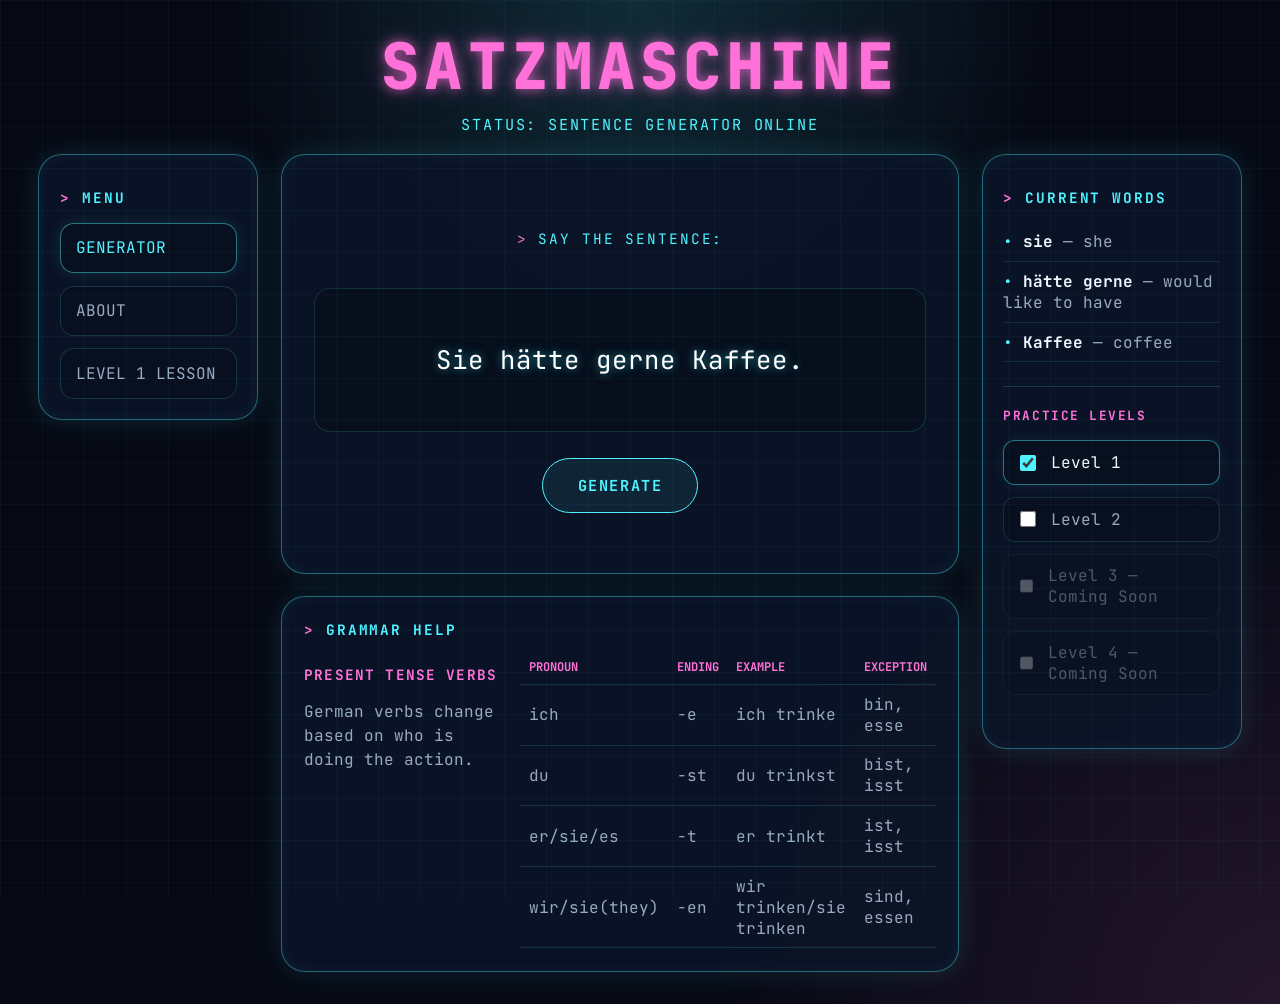
<file: web/index.html>
<!doctype html>
<html lang="en">
<head>
  <meta charset="UTF-8">
  <meta name="viewport" content="width=device-width, initial-scale=1.0">

  <link rel="preconnect" href="https://fonts.googleapis.com">
  <link rel="preconnect" href="https://fonts.gstatic.com" crossorigin>

  <link href="https://fonts.googleapis.com/css2?family=JetBrains+Mono:wght@400;600;700;800&display=swap" rel="stylesheet">

  <title>Satzmaschine</title>
  <link rel="stylesheet" href="style.css">
  
</head>

<body>
  <main class="app">

    <header class="top-header">
      <h1>Satzmaschine</h1>
      <p class="subtitle">STATUS: SENTENCE GENERATOR ONLINE</p>
    </header>

    <section class="dashboard">

      <aside class="side-card menu-card">
        <h2>Menu</h2>

        <nav class="level-menu">
          <a class="active" href="index.html">GENERATOR</a>
          <a href="about.html">ABOUT</a>
          <a href="level1.html">LEVEL 1 LESSON</a>
        </nav>
      </aside>

      <section class="center-stack">
        <section class="generator neon-card">
          <p class="label">Say the sentence:</p>

          <p id="sentence" class="sentence">
            Loading...
          </p>

          <button id="generateButton">
            Generate
          </button>
        </section>

        <section class="cheat-card neon-card">
          <h2>Grammar Help</h2>

          <div class="cheat-content">
            <div>
              <h3>Present tense verbs</h3>
              <p>German verbs change based on who is doing the action.</p>
            </div>

            <table>
              <tr>
                <th>Pronoun</th>
                <th>Ending</th>
                <th>Example</th>
                <th>Exception</th>
              </tr>
              <tr>
                <td>ich</td>
                <td>-e</td>
                <td>ich trinke</td>
                <td>bin, esse</td>
              </tr>
              <tr>
                <td>du</td>
                <td>-st</td>
                <td>du trinkst</td>
                <td>bist, isst</td>
              </tr>
              <tr>
                <td>er/sie/es</td>
                <td>-t</td>
                <td>er trinkt</td>
                <td>ist, isst</td>
              </tr>
              <tr>
                <td>wir/sie(they)</td>
                <td>-en</td>
                <td>wir trinken/sie trinken</td>
                <td>sind, essen</td>
              </tr>
            </table>
          </div>
        </section>
      </section>

      <aside class="side-card word-card">
        <h2>Current Words</h2>
        <ul id="currentWords"></ul>

        <div class="level-selector">
          <h3>Practice Levels</h3>

          <label class="level-option">
            <input
              type="checkbox"
              class="level-checkbox"
              value="1"
              checked
            >
            <span>Level 1</span>
          </label>

          <label class="level-option">
            <input
              type="checkbox"
              class="level-checkbox"
              value="2"
            >
            <span>Level 2</span>
          </label>

          <label class="level-option">
            <input
              type="checkbox"
              class="level-checkbox"
              value="3"
              disabled
            >
            <span>Level 3 — Coming Soon</span>
          </label>

          <label class="level-option">
            <input
              type="checkbox"
              class="level-checkbox"
              value="4"
              disabled
            >
            <span>Level 4 — Coming Soon</span>
          </label>

          <p id="levelMessage" class="level-message"></p>
        </div>
      </aside>

    </section>

  </main>

  <script src="satzmaschine.js"></script>
  <script src="app.js"></script>
</body>
</html>
</file>
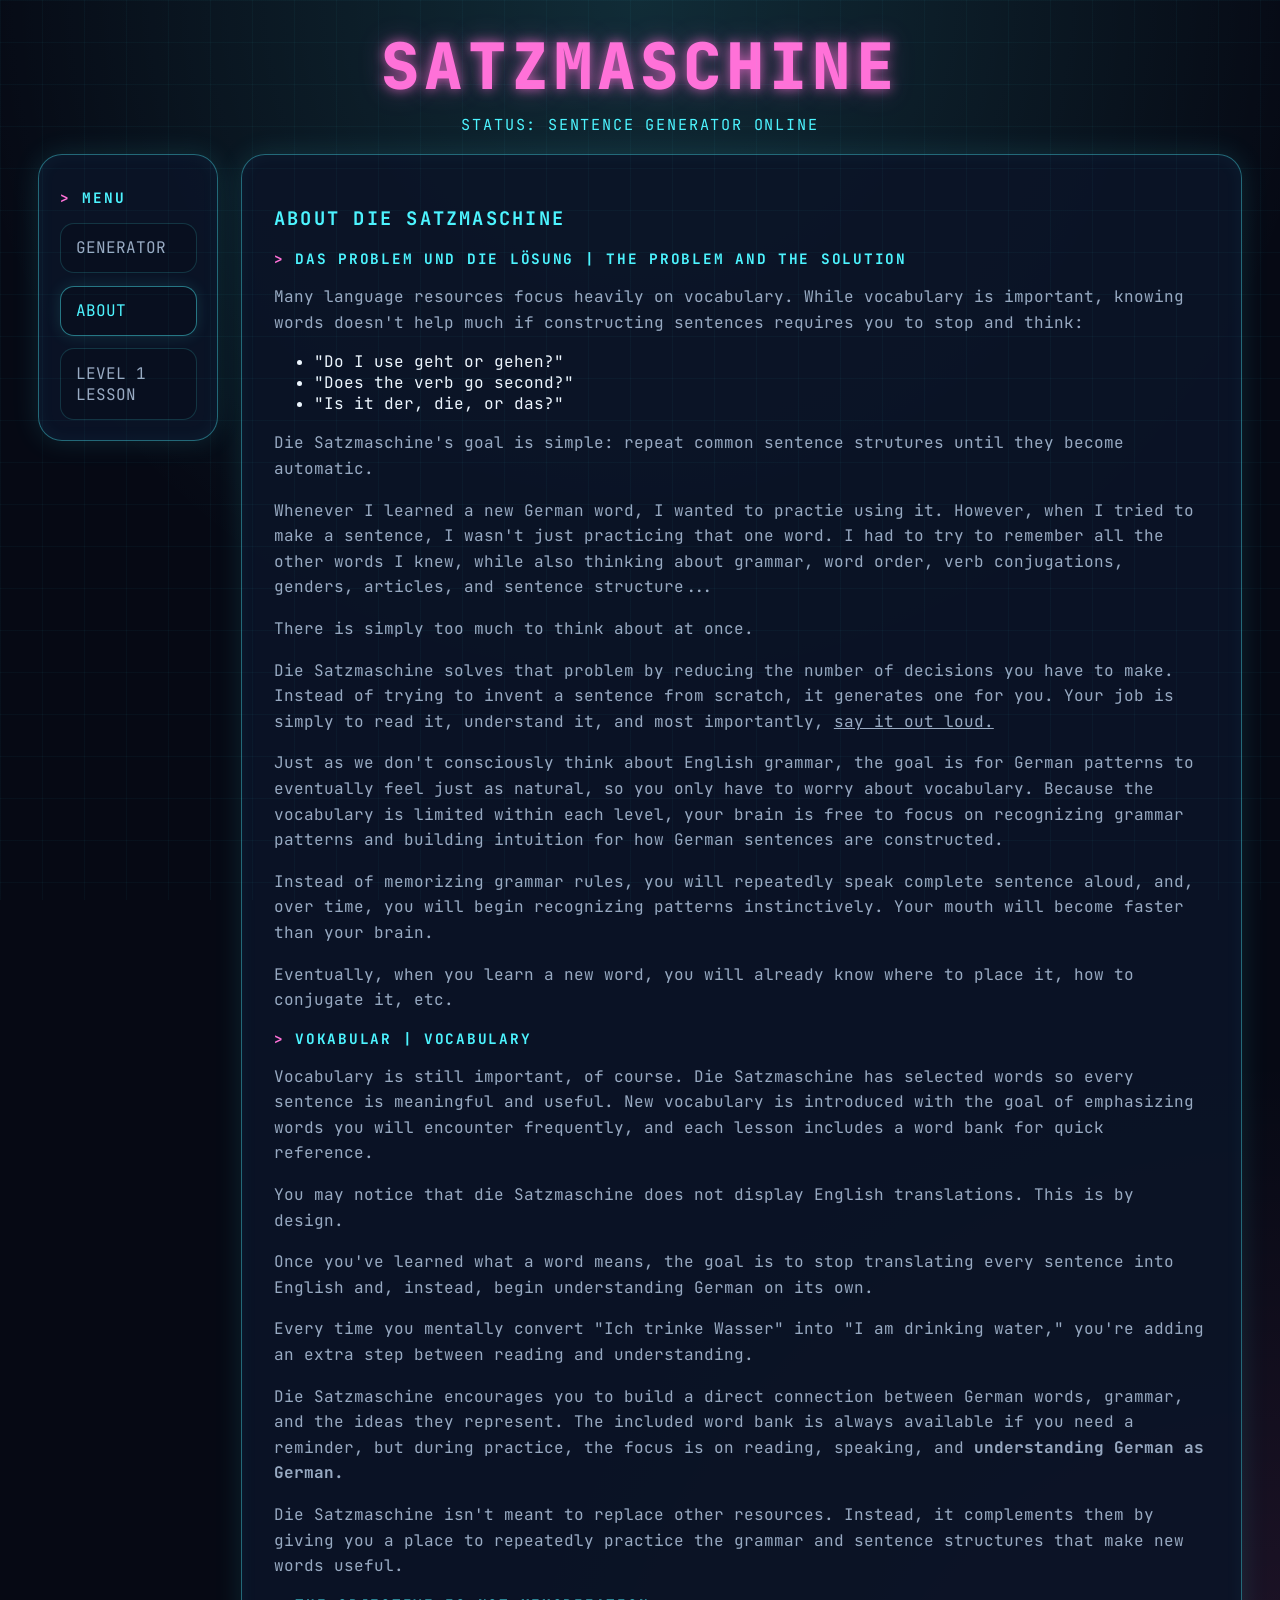
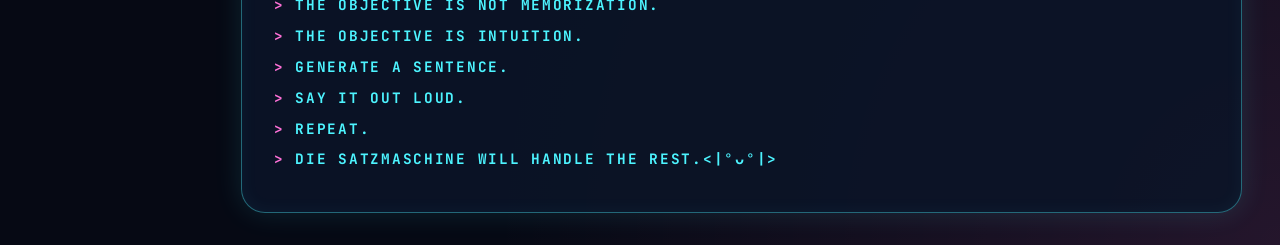
<file: web/about.html>
<!doctype html>
<html lang="en">
<head>
  <meta charset="UTF-8">
  <meta name="viewport" content="width=device-width, initial-scale=1.0">

  <link rel="preconnect" href="https://fonts.googleapis.com">
  <link rel="preconnect" href="https://fonts.gstatic.com" crossorigin>

  <link href="https://fonts.googleapis.com/css2?family=JetBrains+Mono:wght@400;600;700;800&display=swap" rel="stylesheet">

  <title>Satzmaschine</title>
  <link rel="stylesheet" href="style.css">
  
</head>

<body>
    <main class="app">

        <header class="top-header">
            <h1>Satzmaschine</h1>
            <p class="subtitle">STATUS: SENTENCE GENERATOR ONLINE</p>
        </header>

        <section class="dashboard lesson-dashboard">

            <aside class="side-card menu-card">
                <h2>Menu</h2>

                <nav class="level-menu">
                <a href="index.html">GENERATOR</a>
                <a class="active" href="about.html">ABOUT</a>
                <a href="level1.html">LEVEL 1 LESSON</a>
                </nav>
            </aside>

            <section class="neon-card lesson-card">
                <h3>About Die Satzmaschine</h2>
                <h2>Das Problem und die Lösung | The Problem and the Solution</h2>
                <p>
                Many language resources focus heavily on vocabulary. While vocabulary is important, knowing words doesn't help much if constructing 
                sentences requires you to stop and think: 
                </p>
                <ul>
                    <li>"Do I use geht or gehen?"</li>
                    <li>"Does the verb go second?"</li>
                    <li>"Is it der, die, or das?"</li>
                </ul>

                <p>Die Satzmaschine's goal is simple: repeat common sentence strutures until they become automatic.</p>

                <p>Whenever I learned a new German word, I wanted to practie using it. However, when I tried to make a sentence, 
                    I wasn't just practicing that one word. I had to try to remember all the other words I knew, while also thinking 
                    about grammar, word order, verb conjugations, genders, articles, and sentence structure...
                </p>

                <p>There is simply too much to think about at once.</p>

                <p>Die Satzmaschine solves that problem by reducing the number of decisions you have to make. Instead of trying to 
                    invent a sentence from scratch, it generates one for you. Your job is simply to read it, understand it, and most 
                    importantly, <u>say it out loud.</u>
                </p>

                <p>Just as we don't consciously think about English grammar, the goal is for German patterns to eventually feel just as 
                    natural, so you only have to worry about vocabulary. Because the vocabulary is limited within each level, your brain is 
                    free to focus on recognizing grammar patterns and building intuition for how German sentences are constructed.
                </p>
                <p>Instead of memorizing grammar rules, you will repeatedly speak complete sentence aloud, and, over time, you will 
                    begin recognizing patterns instinctively. Your mouth will become faster than your brain. 
                </p>

                <p>Eventually, when you learn a new word, you will already know where to place it, how to conjugate it, etc.</p>
                <h2>Vokabular | Vocabulary</h2>
                <p>Vocabulary is still important, of course. Die Satzmaschine has selected words so every sentence is meaningful and useful. 
                    New vocabulary is introduced with the goal of emphasizing words you will encounter frequently, and each lesson includes a word 
                    bank for quick reference.
                </p>

                <p>You may notice that die Satzmaschine does not display English translations. This is by design.</p>
                <p>Once you've learned what a word means, the goal is to stop translating every sentence into English and, instead, begin understanding 
                    German on its own. 
                </p>
                <p>Every time you mentally convert "Ich trinke Wasser" into "I am drinking water," you're adding an extra step between reading and 
                    understanding.
                </p>
                <p>Die Satzmaschine encourages you to build a direct connection between German words, grammar, and the ideas they represent. The 
                    included word bank is always available if you need a reminder, but during practice, the focus is on reading, speaking, 
                and <b>understanding German as German.</b> </p>

                <p>Die Satzmaschine isn't meant to replace other resources. Instead, it complements them by giving you a place to repeatedly practice 
                    the grammar and sentence structures that make new words useful.
                </p>

                <h2>The objective is not memorization.</h2>
                <h2>The objective is intuition.</h2>
                <h2>Generate a sentence.</h2>
                <h2>Say it out loud.</h2>
                <h2>Repeat.</h2>
                <h2>Die Satzmaschine will handle the rest.<|°ᴗ°|></h2>
            </section>
        </section>
    </main>
</body>
</html>
</file>
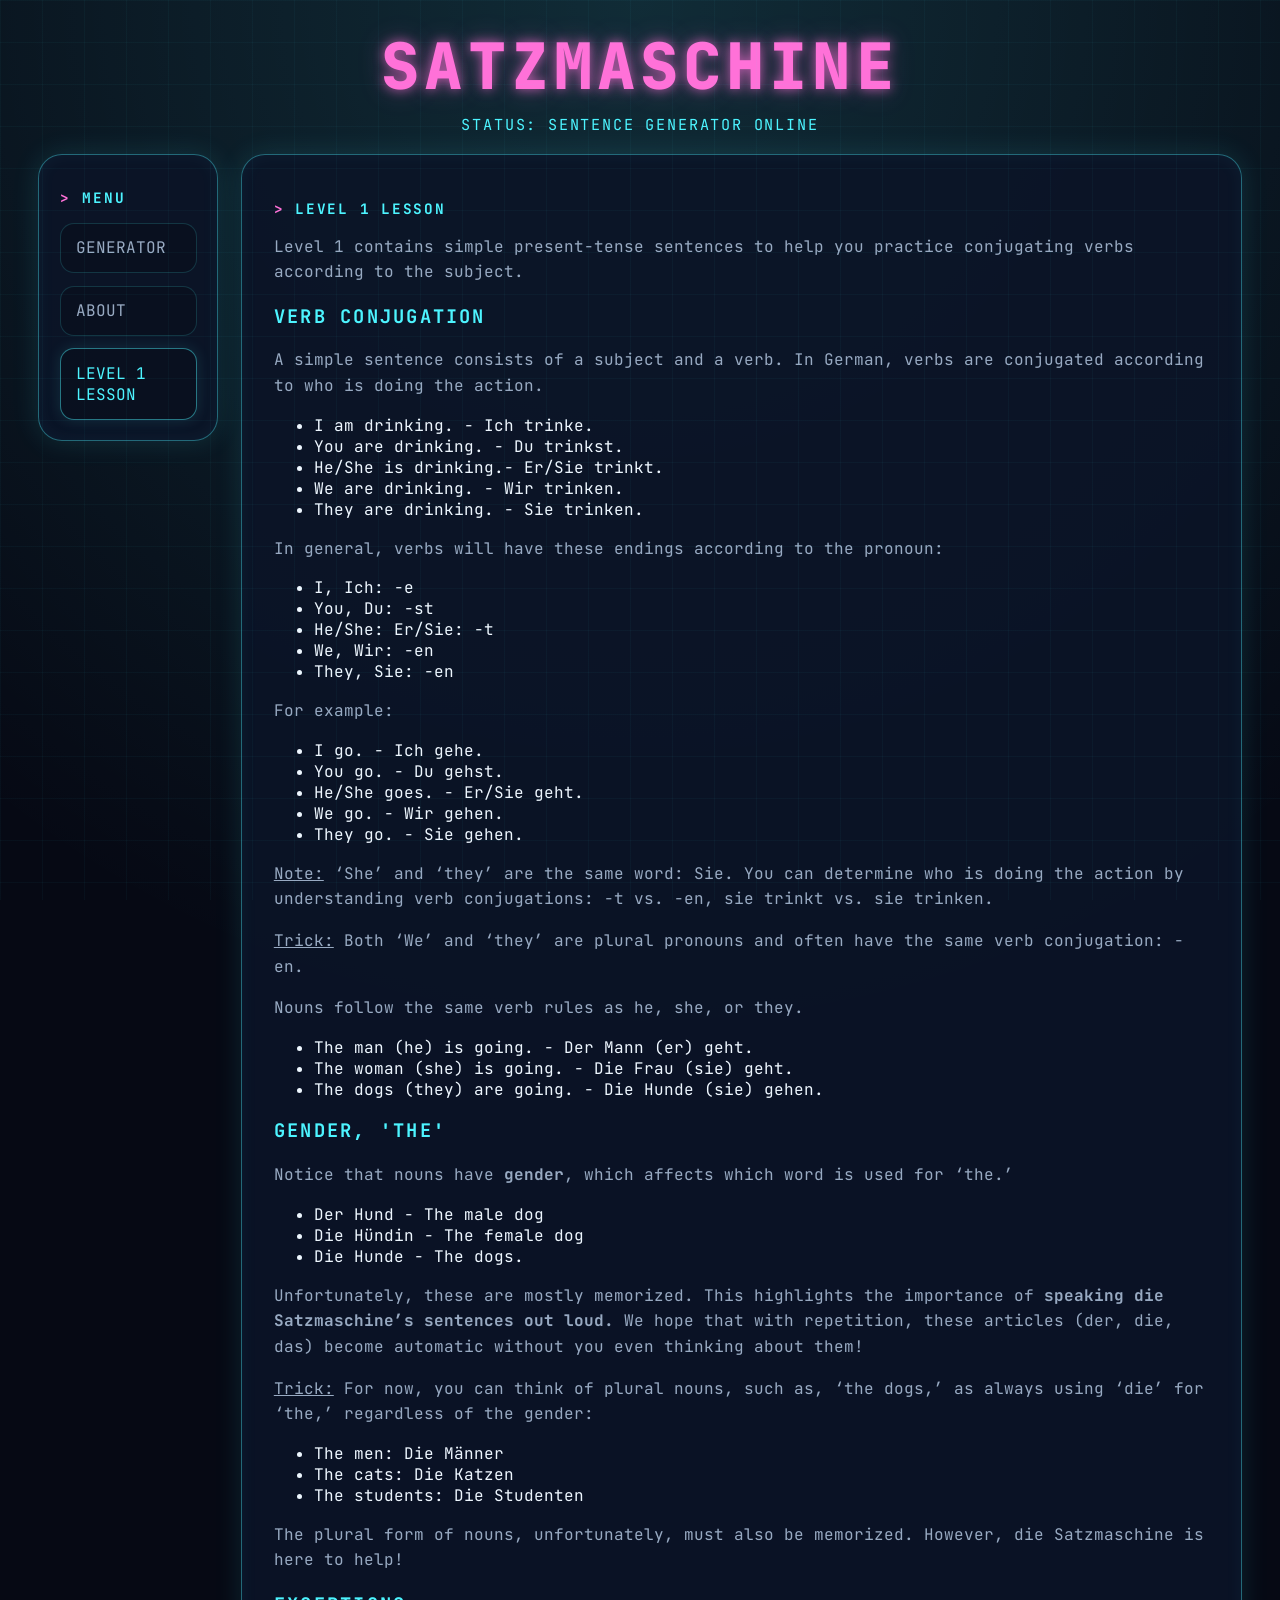
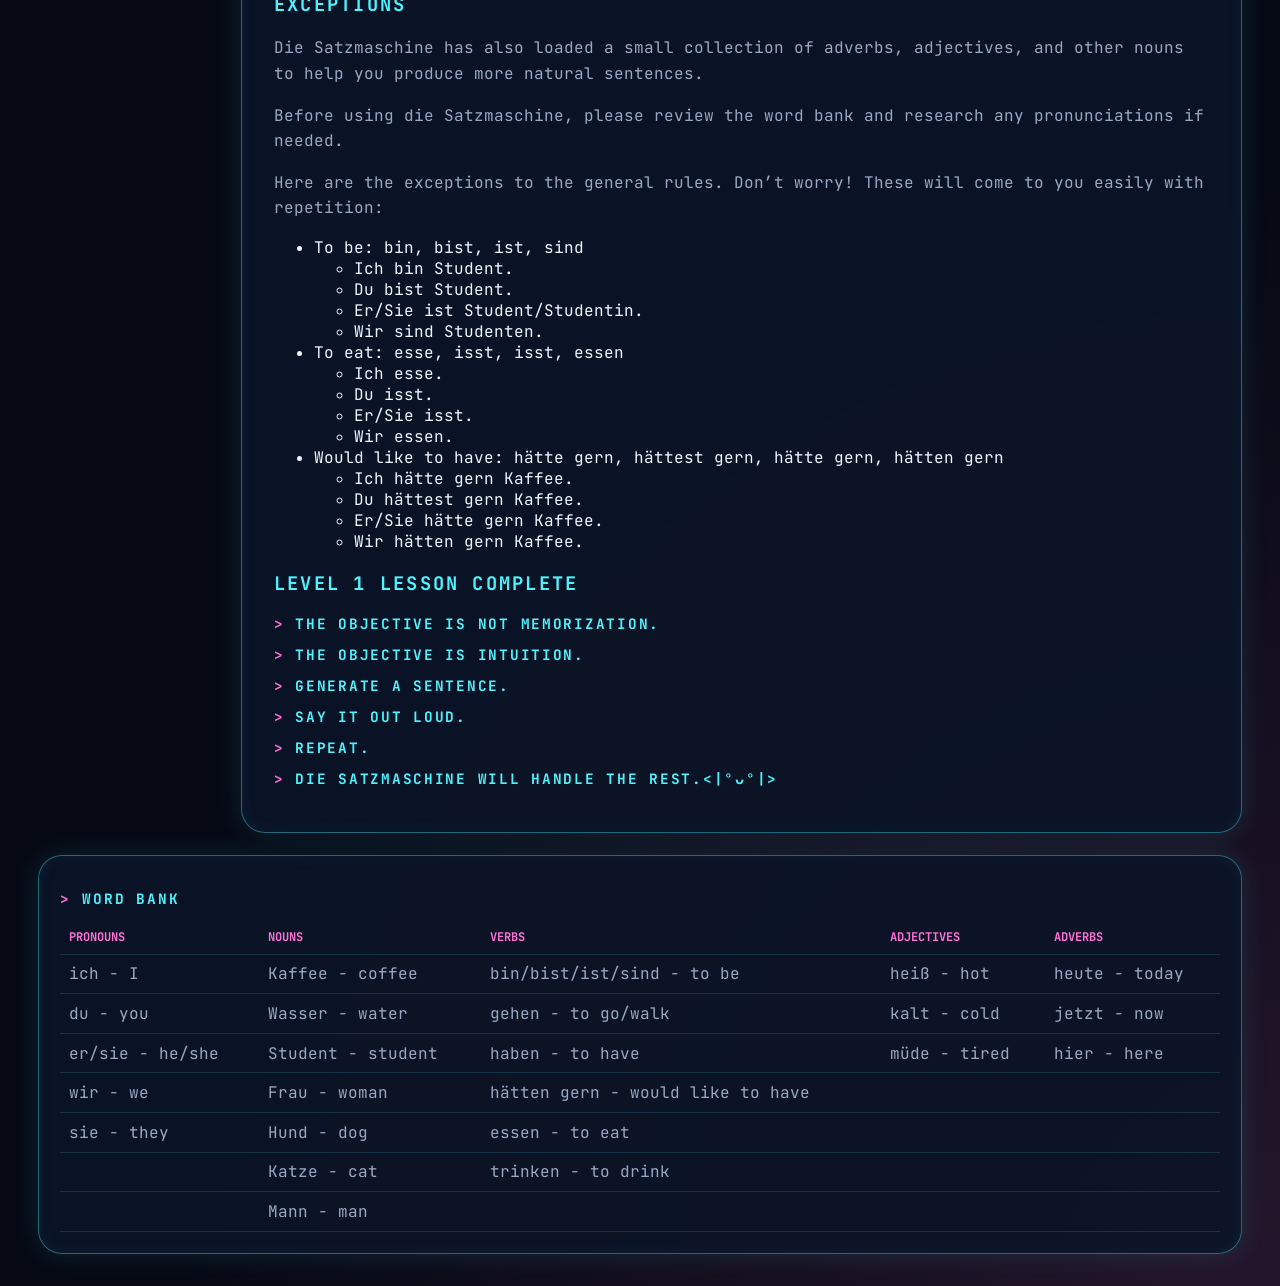
<file: web/level1.html>
<!doctype html>
<html lang="en">
<head>
  <meta charset="UTF-8">
  <meta name="viewport" content="width=device-width, initial-scale=1.0">

  <link rel="preconnect" href="https://fonts.googleapis.com">
  <link rel="preconnect" href="https://fonts.gstatic.com" crossorigin>

  <link href="https://fonts.googleapis.com/css2?family=JetBrains+Mono:wght@400;600;700;800&display=swap" rel="stylesheet">

  <title>Satzmaschine</title>
  <link rel="stylesheet" href="style.css">
  
</head>

<body>
    <main class="app">

        <header class="top-header">
            <h1>Satzmaschine</h1>
            <p class="subtitle">STATUS: SENTENCE GENERATOR ONLINE</p>
        </header>

        <section class="dashboard lesson-dashboard">

            <aside class="side-card menu-card">
                <h2>Menu</h2>

                <nav class="level-menu">
                <a href="index.html">GENERATOR</a>
                <a href="about.html">ABOUT</a>
                <a class="active" href="level1.html">LEVEL 1 LESSON</a>
                </nav>
            </aside>

            <section class="neon-card lesson-card">
                <h2>Level 1 Lesson</h2>
                <p>
                Level 1 contains simple present-tense sentences to help you practice conjugating verbs according to the subject. 
                </p>

                <h3>VERB CONJUGATION</h3>
                <p>A simple sentence consists of a subject and a verb. In German, verbs are conjugated according to who is doing the action.</p>
                
                <ul>
                    <li>I am drinking. - Ich trinke.</li>
                    <li>You are drinking. - Du trinkst.</li>
                    <li>He/She is drinking.- Er/Sie trinkt.</li>
                    <li>We are drinking. - Wir trinken.</li>
                    <li>They are drinking. - Sie trinken.</li>
                </ul>

                <p>In general, verbs will have these endings according to the pronoun:</p>
                <ul>
                    <li>I, Ich: -e</li>
                    <li>You, Du: -st</li>
                    <li>He/She: Er/Sie: -t</li>
                    <li>We, Wir: -en</li>
                    <li>They, Sie: -en</li>
                </ul>

                <p>For example:</p>
                <ul>
                    <li>I go. - Ich gehe. </li>
                    <li>You go. - Du gehst. </li>
                    <li>He/She goes. - Er/Sie geht.</li>
                    <li>We go. - Wir gehen.</li>
                    <li>They go. - Sie gehen. </li>
                </ul>

                <p><u>Note:</u> ‘She’ and ‘they’ are the same word: Sie. You can determine who is doing the action by understanding verb conjugations: -t vs. -en, sie trinkt vs. sie trinken.</p>
                <p><u>Trick:</u> Both ‘We’ and ‘they’ are plural pronouns and often have the same verb conjugation: -en.</p>

                <p>Nouns follow the same verb rules as he, she, or they.</p>
                <ul>
                    <li>The man (he) is going. - Der Mann (er) geht. </li>
                    <li>The woman (she) is going. - Die Frau (sie) geht.</li>
                    <li>The dogs (they) are going. - Die Hunde (sie) gehen.</li>
                </ul>

                <h3>GENDER, 'THE'</h3>
                <p>Notice that nouns have <b>gender</b>, which affects which word is used for ‘the.’</p>
                <ul>
                    <li>Der Hund - The male dog </li>
                    <li>Die Hündin - The female dog</li>
                    <li>Die Hunde - The dogs.</li>
                </ul>
                <p>Unfortunately, these are mostly memorized. This highlights the importance of <b>speaking die Satzmaschine’s sentences out loud.</b> We hope that with repetition, these articles (der, die, das) become automatic without you even thinking about them!</p>

                <p><u>Trick:</u> For now, you can think of plural nouns, such as, ‘the dogs,’ as always using ‘die’ for ‘the,’ regardless of the gender:</p>
                <ul>
                    <li>The men: Die Männer</li>
                    <li>The cats: Die Katzen</li>
                    <li>The students: Die Studenten</li>
                </ul>
                <p>The plural form of nouns, unfortunately, must also be memorized. However, die Satzmaschine is here to help!</p>

                <h3>EXCEPTIONS</h3>
                <p>Die Satzmaschine has also loaded a small collection of adverbs, adjectives, and other nouns to help you produce more natural sentences.</p>

                <p>Before using die Satzmaschine, please review the word bank and research any pronunciations if needed. </p>
                
                <p>Here are the exceptions to the general rules. Don’t worry! These will come to you easily with repetition: </p>
                <ul>
                    <li>To be: bin, bist, ist, sind</li>
                    <ul>
                        <li>Ich bin Student. </li>
                        <li>Du bist Student.</li>
                        <li>Er/Sie ist Student/Studentin.</li> 
                        <li>Wir sind Studenten.</li>                             
                    </ul>
                    <li>To eat: esse, isst, isst, essen</li>
                    <ul>
                        <li>Ich esse.</li>
                        <li>Du isst.</li>
                        <li>Er/Sie isst.</li>
                        <li>Wir essen.</li>
                    </ul>
                    <li>Would like to have: hätte gern, hättest gern, hätte gern, hätten gern</li>
                    <ul>
                        <li>Ich hätte gern Kaffee.</li>
                        <li>Du hättest gern Kaffee.</li>
                        <li>Er/Sie hätte gern Kaffee.</li>
                        <li>Wir hätten gern Kaffee.</li>
                    </ul>
                </ul>
                
                <h3>LEVEL 1 LESSON COMPLETE</h3>
                <h2>The objective is not memorization.</h2>
                <h2>The objective is intuition.</h2>
                <h2>Generate a sentence.</h2>
                <h2>Say it out loud.</h2>
                <h2>Repeat.</h2>
                <h2>Die Satzmaschine will handle the rest.<|°ᴗ°|></h2>
            </section>

            <aside class="side-card word-card lesson-word-bank">
                <h2>Word Bank</h2>
                    <table>
                    <tr>
                        <th>Pronouns</th>
                        <th>Nouns</th>
                        <th>Verbs</th>
                        <th>Adjectives</th>
                        <th>Adverbs</th>
                    </tr>
                    <tr>
                        <td>ich - I</td>
                        <td>Kaffee - coffee</td>
                        <td>bin/bist/ist/sind - to be</td>
                        <td>heiß - hot</td>
                        <td>heute - today</td>
                    </tr>
                    <tr>
                        <td>du - you</td>
                        <td>Wasser - water</td>
                        <td>gehen - to go/walk</td>
                        <td>kalt - cold</td>
                        <td>jetzt - now</td>
                    </tr>
                    <tr>
                        <td>er/sie - he/she</td>
                        <td>Student - student</td>
                        <td>haben - to have</td>
                        <td>müde - tired</td>
                        <td>hier - here</td>
                    </tr>
                    <tr>
                        <td>wir - we</td>
                        <td>Frau - woman</td>
                        <td>hätten gern - would like to have</td>
                        <td></td>
                        <td></td>
                    </tr>
                    <tr>
                        <td>sie - they</td>
                        <td>Hund - dog</td>
                        <td>essen - to eat</td>
                        <td></td>
                        <td></td>
                    </tr>
                    <tr>
                        <td></td>
                        <td>Katze - cat</td>
                        <td>trinken - to drink</td>
                        <td></td>
                        <td></td>
                    </tr>
                    <tr>
                        <td></td>
                        <td>Mann - man</td>
                        <td></td>
                        <td></td>
                        <td></td>
                    </tr>
                    </table>
            </aside>
        </section>
    </main>
</body>
</html>
</file>
<file: web/style.css>
:root {
  --background: #060914;
  --panel: rgba(12, 20, 39, 0.9);
  --cyan: #4df4ff;
  --pink: #ff71d8;
  --text: #eef7ff;
  --muted: #98aac2;
}

* {
  box-sizing: border-box;
}

body {
  margin: 0;
  min-height: 100vh;
  font-family: "JetBrains Mono", monospace;
  background:
    radial-gradient(circle at top, rgba(77,244,255,.15), transparent 35%),
    radial-gradient(circle at bottom right, rgba(255,113,216,.12), transparent 35%),
    var(--background);
  color: var(--text);
}

body::before {
  content: "";
  position: fixed;
  inset: 0;
  pointer-events: none;
  background-image:
    linear-gradient(rgba(77,244,255,.035) 1px, transparent 1px),
    linear-gradient(90deg, rgba(77,244,255,.035) 1px, transparent 1px);
  background-size: 42px 42px;
}

.app {
  width: min(1320px, 94vw);
  margin: 0 auto;
  padding: 1.5rem 0 2rem;
}

.top-header {
  text-align: center;
  margin-bottom: 1.2rem;
}

h1 {
  margin: 0;
  font-size: clamp(1.75rem, 5vw, 4rem);
  font-weight: 800;
  letter-spacing: .08em;
  text-transform: uppercase;
  color: var(--pink);
  text-shadow:
    0 0 12px rgba(255,113,216,.7),
    0 0 28px rgba(255,113,216,.3);
}

.subtitle {
  margin: .35rem 0 0;
  color: var(--cyan);
  letter-spacing: .12em;
  font-size: .95rem;
}

/* Shared layout */

.dashboard {
  display: grid;
  grid-template-columns: 220px 1fr 260px;
  gap: 1.4rem;
  align-items: start;
}

.center-stack {
  display: grid;
  gap: 1.4rem;
}

.neon-card,
.side-card {
  background: var(--panel);
  border: 1px solid rgba(77,244,255,.38);
  border-radius: 24px;
  box-shadow:
    0 0 28px rgba(77,244,255,.12),
    inset 0 0 18px rgba(77,244,255,.05);
}

.side-card {
  padding: 1.3rem;
  text-align: left;
  align-self: start;
  height: fit-content;
}

.menu-card {
  align-self: start;
  height: fit-content;
}

.word-card {
  align-self: start;
  height: fit-content;
}

.label,
h2 {
  color: var(--cyan);
  text-transform: uppercase;
  letter-spacing: .13em;
  font-size: .9rem;
}

.label::before,
h2::before {
  content: "> ";
  color: var(--pink);
}

/* Menu */

.level-menu {
  display: grid;
  gap: 0.8rem;
  margin-top: 1rem;
}

.level-menu a {
  color: var(--muted);
  text-decoration: none;
  padding: 0.85rem 0.9rem;
  border: 1px solid rgba(77,244,255,.16);
  border-radius: 14px;
  background: rgba(0,0,0,.16);
  transition: .2s;
}

.level-menu a:hover,
.level-menu a.active {
  color: var(--cyan);
  border-color: rgba(77,244,255,.45);
  box-shadow: 0 0 16px rgba(77,244,255,.12);
}

/* Generator page */

.generator {
  min-height: 420px;
  padding: 2rem;
  display: flex;
  flex-direction: column;
  align-items: center;
  justify-content: center;
}

.sentence {
  width: 100%;
  min-height: 9rem;
  padding: 2rem;
  display: flex;
  justify-content: center;
  align-items: center;
  text-align: center;
  font-size: clamp(1.5rem, 2vw, 2rem);
  font-weight: 400;
  letter-spacing: .04em;
  line-height: 1.3;
  color: white;
  border: 1px solid rgba(77,244,255,.15);
  border-radius: 16px;
  background: rgba(0,0,0,.22);
  text-shadow:
    0 0 8px rgba(77,244,255,.45),
    0 0 18px rgba(77,244,255,.2);
}

button {
  font-family: "JetBrains Mono", monospace;
  background: rgba(77,244,255,.08);
  color: var(--cyan);
  border: 1px solid var(--cyan);
  border-radius: 999px;
  padding: 1rem 2.2rem;
  font-size: .95rem;
  font-weight: bold;
  letter-spacing: .1em;
  text-transform: uppercase;
  cursor: pointer;
  transition: .2s;
}

button:hover {
  transform: translateY(-2px);
  background: rgba(77,244,255,.18);
  box-shadow: 0 0 20px rgba(77,244,255,.3);
}

.cheat-card {
  padding: 1.4rem;
  text-align: left;
}

.cheat-card h2 {
  margin-top: 0;
}

.cheat-card h3 {
  color: var(--pink);
  font-size: .9rem;
  text-transform: uppercase;
  letter-spacing: .08em;
}

.cheat-card p,
.side-card p {
  color: var(--muted);
  line-height: 1.5;
}

.cheat-content {
  display: grid;
  grid-template-columns: 1fr 2fr;
  gap: 1.2rem;
  align-items: start;
}

/* Lists */

.side-card ul,
.lesson-list {
  list-style: none;
  padding: 0;
  margin: 1rem 0 0;
}

.side-card li,
.lesson-list li {
  padding: .55rem 0;
  color: var(--muted);
  border-bottom: 1px solid rgba(77,244,255,.12);
}

.side-card li::before {
  content: "• ";
  color: var(--cyan);
}

.side-card li span,
.lesson-list span {
  color: var(--text);
  font-weight: 700;
}

/* Tables */

table {
  width: 100%;
  border-collapse: collapse;
}

th,
td {
  padding: .55rem;
  border-bottom: 1px solid rgba(77,244,255,.14);
}

th {
  color: var(--pink);
  text-transform: uppercase;
  font-size: .75rem;
}

td {
  color: var(--muted);
}

/* Lesson page */

.lesson-dashboard {
  display: grid;
  grid-template-columns: 180px minmax(0, 1fr);
  gap: 1.4rem;
  align-items: start;
}

.lesson-card {
  padding: 2rem;
  text-align: left;
}

.lesson-card h2,
.lesson-card h3 {
  color: var(--cyan);
  text-transform: uppercase;
  letter-spacing: .12em;
}

.lesson-card p {
  color: var(--muted);
  line-height: 1.6;
}

.example-line {
  color: var(--text) !important;
  font-size: 1.3rem;
  font-weight: 800;
}

.lesson-word-bank {
  grid-column: 1 / -1;
}

/* Mobile */

@media (max-width: 1000px) {
  .dashboard,
  .lesson-dashboard {
    grid-template-columns: 1fr;
  }

  .cheat-content {
    grid-template-columns: 1fr;
  }

  .lesson-word-bank {
    grid-column: auto;
  }
}

.level-selector {
  margin-top: 1.5rem;
  padding-top: 1.25rem;
  border-top: 1px solid rgba(77, 244, 255, .18);
}

.level-selector h3 {
  margin: 0 0 1rem;
  color: var(--pink);
  font-size: .8rem;
  letter-spacing: .12em;
  text-transform: uppercase;
}

.level-option {
  display: flex;
  align-items: center;
  gap: .7rem;
  margin-bottom: .75rem;
  padding: .65rem .75rem;
  color: var(--muted);
  border: 1px solid rgba(77, 244, 255, .14);
  border-radius: 12px;
  background: rgba(0, 0, 0, .14);
  cursor: pointer;
  transition: .2s;
}

.level-option:hover {
  color: var(--cyan);
  border-color: rgba(77, 244, 255, .38);
}

.level-option input {
  width: 1rem;
  height: 1rem;
  accent-color: var(--cyan);
  cursor: pointer;
}

.level-option:has(input:checked) {
  color: var(--text);
  border-color: rgba(77, 244, 255, .45);
  box-shadow: 0 0 14px rgba(77, 244, 255, .08);
}

.level-option:has(input:disabled) {
  opacity: .45;
  cursor: not-allowed;
}

.level-option input:disabled {
  cursor: not-allowed;
}

.level-message {
  min-height: 1.2rem;
  margin: .8rem 0 0;
  color: var(--pink) !important;
  font-size: .72rem;
}
</file>
